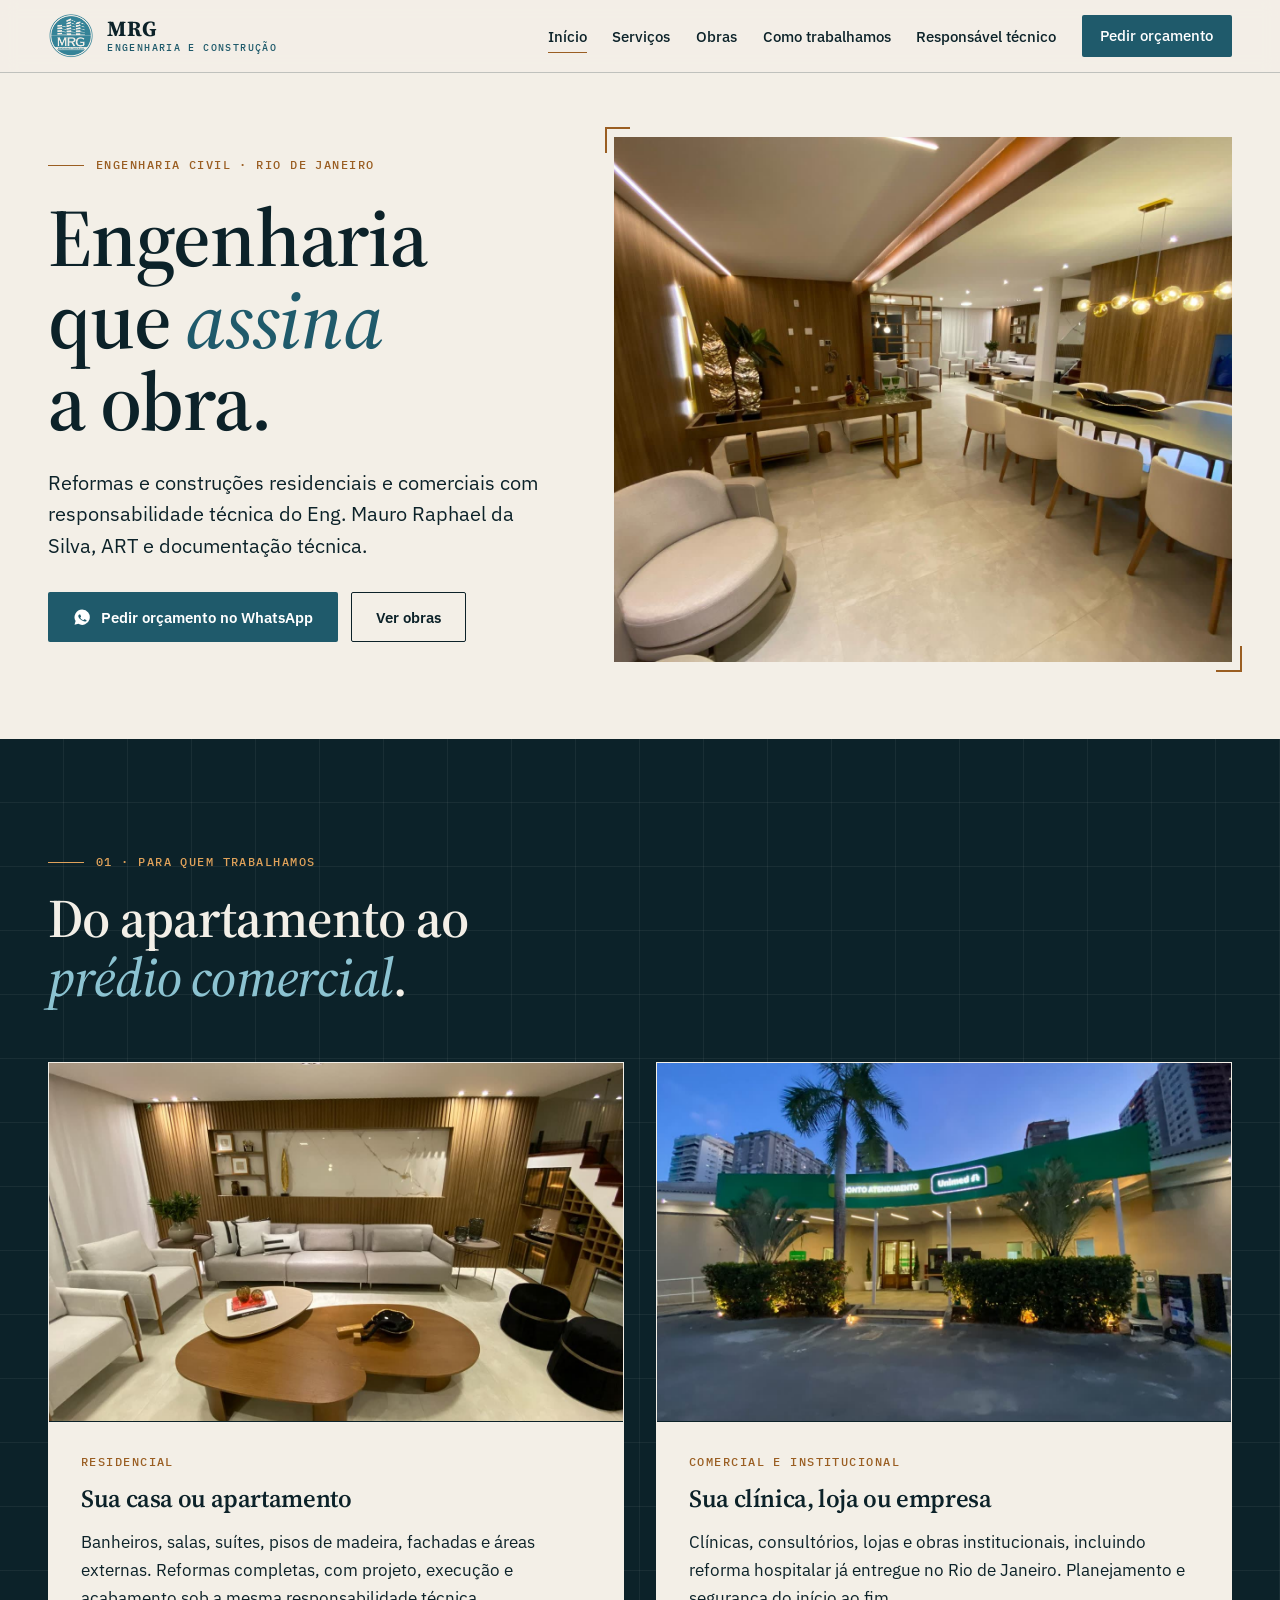
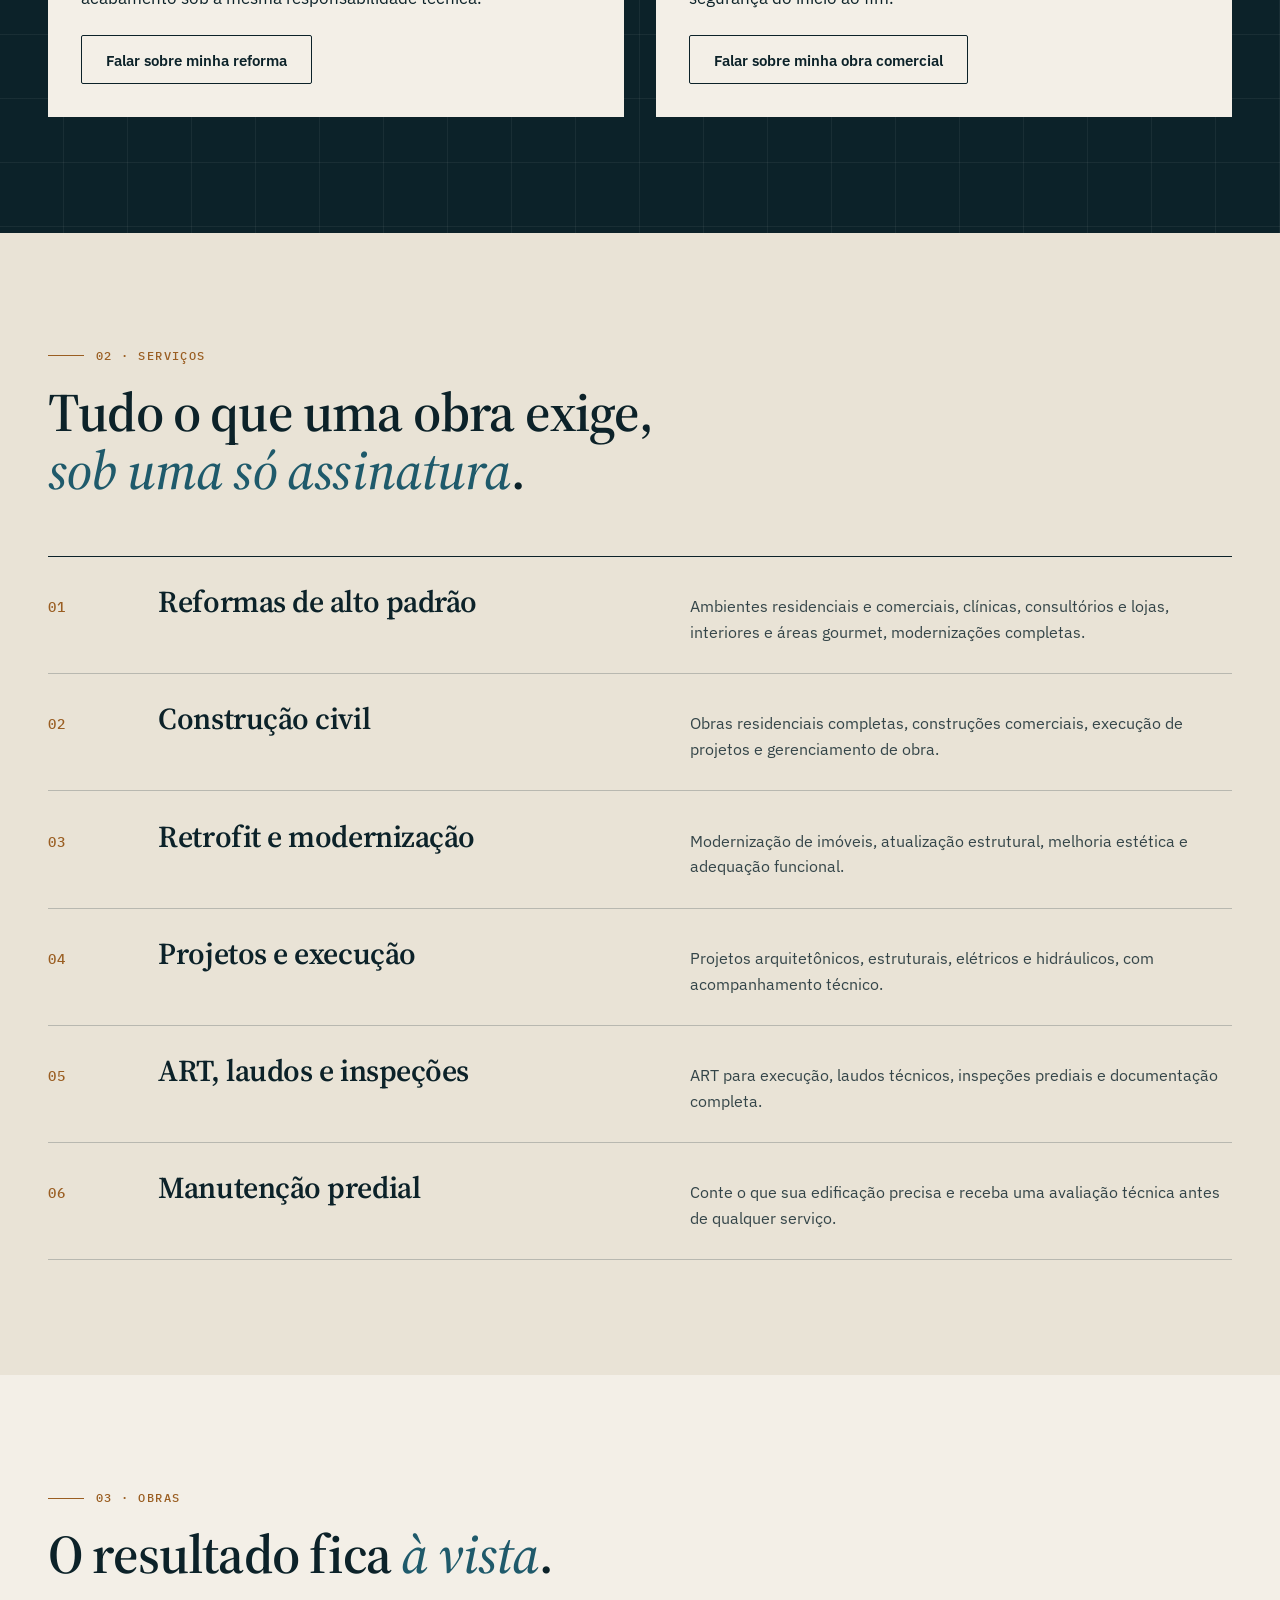
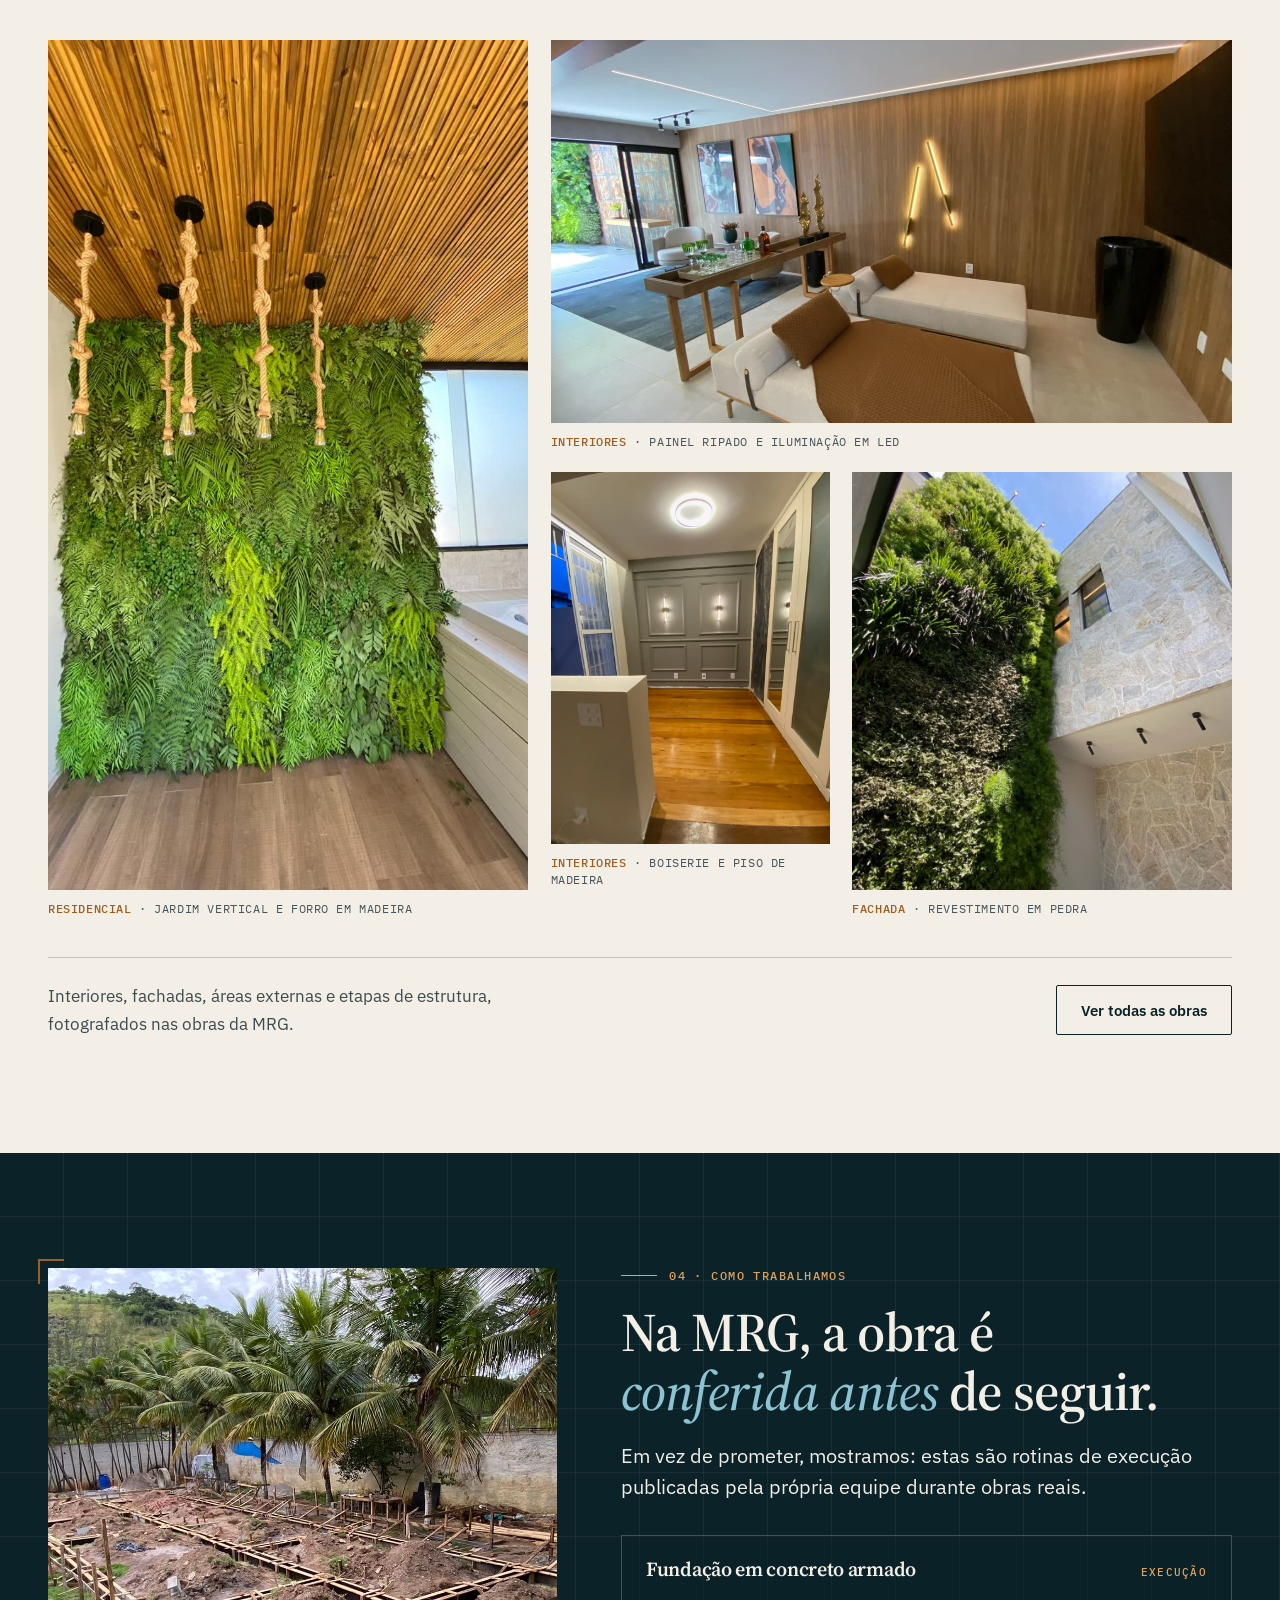
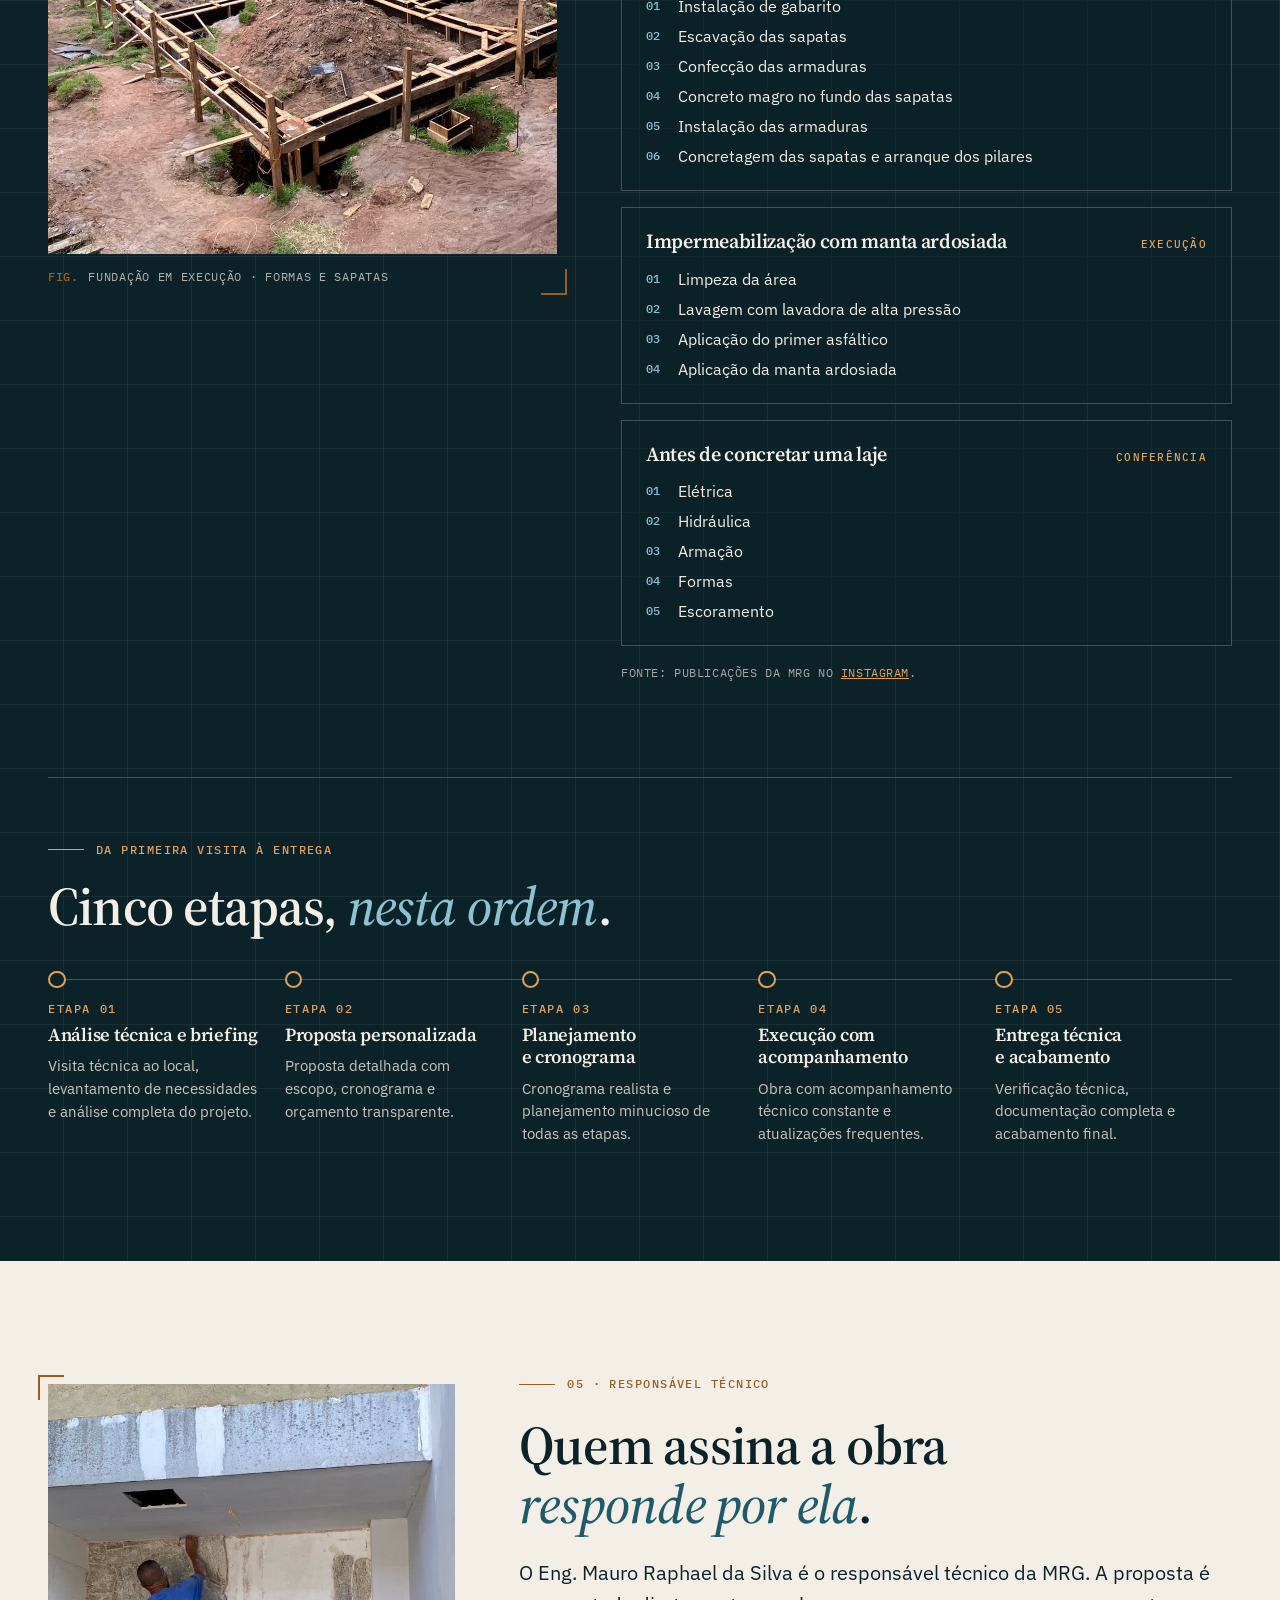
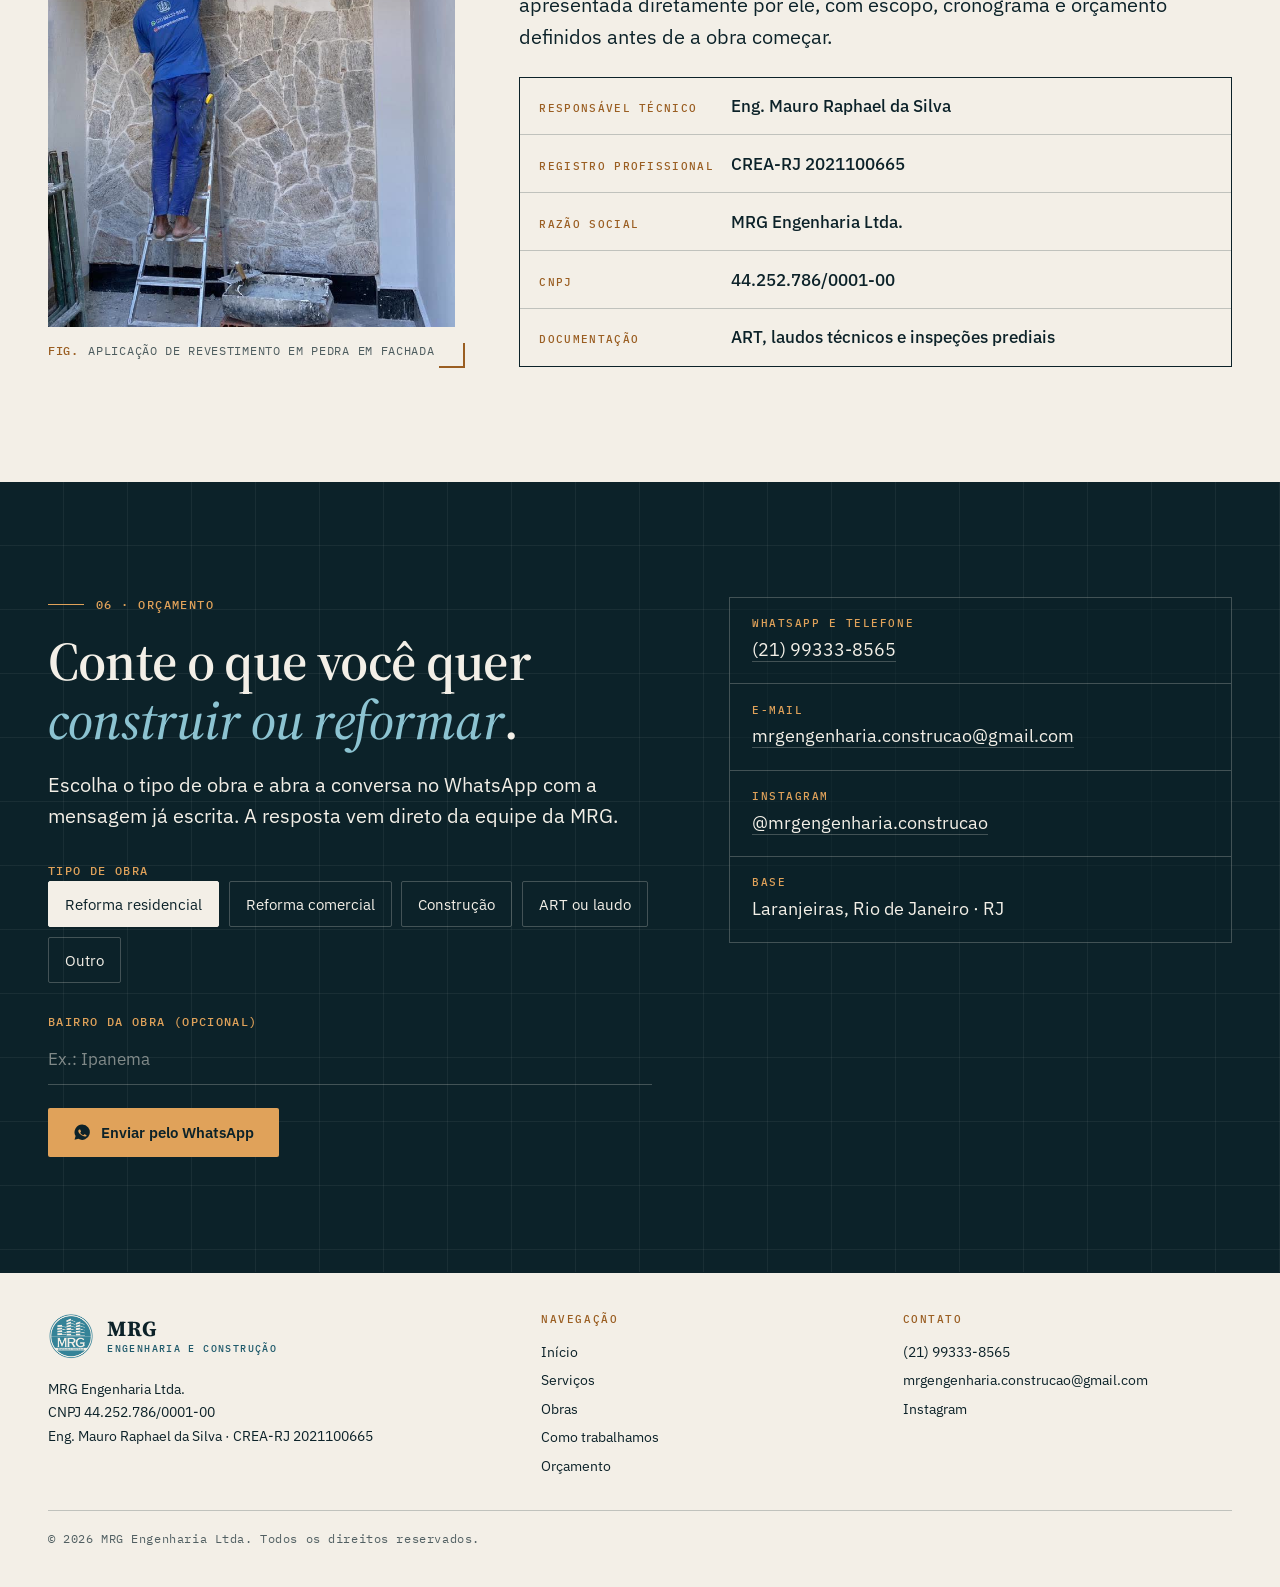
<file: index.html>
<!doctype html>
<html lang="pt-BR">
<head>
<meta charset="utf-8">
<meta name="viewport" content="width=device-width, initial-scale=1">
<title>MRG Engenharia e Construção | Reformas e obras no Rio de Janeiro</title>
<meta name="description" content="Reformas e construções residenciais e comerciais no Rio de Janeiro, com engenheiro responsável, ART e documentação técnica. Peça seu orçamento pelo WhatsApp.">
<link rel="canonical" href="https://engenhariamrg.com.br/">
<meta name="theme-color" content="#0c2229">
<meta property="og:type" content="website">
<meta property="og:locale" content="pt_BR">
<meta property="og:site_name" content="MRG Engenharia e Construção">
<meta property="og:title" content="MRG Engenharia e Construção | Engenharia que assina a obra">
<meta property="og:description" content="Reformas e construções no Rio de Janeiro com responsabilidade técnica do Eng. Mauro Raphael da Silva.">
<meta property="og:url" content="https://engenhariamrg.com.br/">
<meta property="og:image" content="https://engenhariamrg.com.br/assets/images/og-image.jpg">
<meta name="twitter:card" content="summary_large_image">
<link rel="icon" type="image/png" href="favicon.png">
<link rel="apple-touch-icon" href="apple-touch-icon.png">
<link rel="preconnect" href="https://fonts.googleapis.com">
<link rel="preconnect" href="https://fonts.gstatic.com" crossorigin>
<link rel="stylesheet" href="https://fonts.googleapis.com/css2?family=IBM+Plex+Mono:wght@400;500&family=IBM+Plex+Sans:wght@400;500;600&family=Source+Serif+4:ital,opsz,wght@0,8..60,500;0,8..60,600;0,8..60,700;1,8..60,500&display=swap">
<link rel="stylesheet" href="css/style.css">
<script type="application/ld+json">
{"@context":"https://schema.org","@type":"GeneralContractor","name":"MRG Engenharia e Construção","legalName":"MRG ENGENHARIA LTDA","url":"https://engenhariamrg.com.br/","image":"https://engenhariamrg.com.br/assets/images/og-image.jpg","telephone":"+55-21-99333-8565","email":"mrgengenharia.construcao@gmail.com","address":{"@type":"PostalAddress","addressLocality":"Rio de Janeiro","addressRegion":"RJ","addressCountry":"BR"},"areaServed":"Rio de Janeiro, RJ","sameAs":["https://www.instagram.com/mrgengenharia.construcao/"]}
</script>
</head>
<body>
<a class="skip" href="#conteudo">Ir para o conteúdo</a>

<header class="top">
  <div class="wrap top__in">
    <a class="brand" href="index.html" aria-label="MRG Engenharia e Construção — início">
      <img src="assets/images/logo-mrg.png" width="46" height="46" alt="">
      <span class="brand__t"><strong>MRG</strong><span>Engenharia e Construção</span></span>
    </a>
    <button class="nav-toggle" aria-expanded="false" aria-controls="menu" aria-label="Abrir menu"><span></span></button>
    <nav class="nav" id="menu" aria-label="Principal">
      <ul>
        <li><a href="index.html" aria-current="page">Início</a></li>
        <li><a href="#servicos">Serviços</a></li>
        <li><a href="obras.html">Obras</a></li>
        <li><a href="#na-obra">Como trabalhamos</a></li>
        <li><a href="#responsavel">Responsável técnico</a></li>
        <li><a class="btn btn--primary" href="#orcamento">Pedir orçamento</a></li>
      </ul>
    </nav>
  </div>
</header>

<main id="conteudo">

<section class="hero" aria-labelledby="t-hero">
  <div class="wrap">
    <div class="hero__grid">
      <div class="hero__copy">
        <p class="eyebrow">Engenharia civil · Rio de Janeiro</p>
        <h1 id="t-hero">Engenharia que <em>assina</em> a obra.</h1>
        <p class="lead">Reformas e construções residenciais e comerciais com responsabilidade técnica do Eng. Mauro Raphael da Silva, ART e documentação técnica.</p>
        <div class="hero__cta">
          <a class="btn btn--primary" href="https://wa.me/5521993338565?text=Ol%C3%A1%21%20Gostaria%20de%20solicitar%20um%20or%C3%A7amento%20para%20minha%20obra.">
            <svg viewBox="0 0 24 24" fill="currentColor" aria-hidden="true"><path d="M12 2a10 10 0 0 0-8.6 15.1L2 22l5-1.3A10 10 0 1 0 12 2Zm5.8 14.2c-.2.7-1.4 1.3-1.9 1.3-.5.1-1.1.1-1.8-.1a14 14 0 0 1-5.4-3.4 8 8 0 0 1-1.7-3c-.2-.7 0-1.6.4-2 .4-.5.9-.6 1.2-.6h.4c.2 0 .4 0 .6.5l.8 1.9c.1.2.1.4 0 .5l-.4.6-.3.4c-.1.2-.2.3 0 .6.5.9 1.2 1.6 2 2.1.8.5 1.4.7 1.7.8.3.1.4 0 .6-.2l.7-.9c.2-.2.4-.2.6-.1l1.8.9c.2.1.4.2.4.3.1.2.1.8-.1 1.4Z"/></svg>
            Pedir orçamento no WhatsApp
          </a>
          <a class="btn btn--line" href="obras.html">Ver obras</a>
        </div>
      </div>
      <figure class="hero__media frame">
        <img src="assets/images/sala-integrada-madeira.jpg" width="1600" height="1200" alt="Sala integrada reformada com painéis de madeira, iluminação em LED e mesa de jantar longa" fetchpriority="high">
      </figure>
    </div>
  </div>
</section>

<section class="sec on-dark" aria-labelledby="t-frentes">
  <div class="wrap">
    <div class="sec__head rv">
      <p class="eyebrow">01 · Para quem trabalhamos</p>
      <h2 id="t-frentes">Do apartamento ao <em>prédio comercial</em>.</h2>
    </div>
    <div class="doors">
      <article class="door rv">
        <img src="assets/images/sala-estar-painel-ripado.jpg" width="1300" height="975" alt="Sala de estar reformada com painel ripado em madeira, sofá claro e mesas de centro" loading="lazy">
        <div class="door__b">
          <p class="label">Residencial</p>
          <h3>Sua casa ou apartamento</h3>
          <p>Banheiros, salas, suítes, pisos de madeira, fachadas e áreas externas. Reformas completas, com projeto, execução e acabamento sob a mesma responsabilidade técnica.</p>
          <a class="btn btn--line" href="https://wa.me/5521993338565?text=Ol%C3%A1%21%20Gostaria%20de%20um%20or%C3%A7amento%20para%20reforma%20residencial.">Falar sobre minha reforma</a>
        </div>
      </article>
      <article class="door rv">
        <img src="assets/images/fachada-comercial-paisagismo.jpg" width="1300" height="975" alt="Fachada de edificação comercial reformada, com marquise iluminada e paisagismo ao entardecer" loading="lazy">
        <div class="door__b">
          <p class="label">Comercial e institucional</p>
          <h3>Sua clínica, loja ou empresa</h3>
          <p>Clínicas, consultórios, lojas e obras institucionais, incluindo reforma hospitalar já entregue no Rio de Janeiro. Planejamento e segurança do início ao fim.</p>
          <a class="btn btn--line" href="https://wa.me/5521993338565?text=Ol%C3%A1%21%20Gostaria%20de%20um%20or%C3%A7amento%20para%20uma%20obra%20comercial.">Falar sobre minha obra comercial</a>
        </div>
      </article>
    </div>
  </div>
</section>

<section class="sec sec--alt" id="servicos" aria-labelledby="t-serv">
  <div class="wrap">
    <div class="sec__head rv">
      <p class="eyebrow">02 · Serviços</p>
      <h2 id="t-serv">Tudo o que uma obra exige, <em>sob uma só assinatura</em>.</h2>
    </div>
    <ol class="svc">
      <li class="rv"><span class="n">01</span><h3>Reformas de alto padrão</h3><p>Ambientes residenciais e comerciais, clínicas, consultórios e lojas, interiores e áreas gourmet, modernizações completas.</p></li>
      <li class="rv"><span class="n">02</span><h3>Construção civil</h3><p>Obras residenciais completas, construções comerciais, execução de projetos e gerenciamento de obra.</p></li>
      <li class="rv"><span class="n">03</span><h3>Retrofit e modernização</h3><p>Modernização de imóveis, atualização estrutural, melhoria estética e adequação funcional.</p></li>
      <li class="rv"><span class="n">04</span><h3>Projetos e execução</h3><p>Projetos arquitetônicos, estruturais, elétricos e hidráulicos, com acompanhamento técnico.</p></li>
      <li class="rv"><span class="n">05</span><h3>ART, laudos e inspeções</h3><p>ART para execução, laudos técnicos, inspeções prediais e documentação completa.</p></li>
      <li class="rv"><span class="n">06</span><h3>Manutenção predial</h3><p>Conte o que sua edificação precisa e receba uma avaliação técnica antes de qualquer serviço.</p></li>
    </ol>
  </div>
</section>

<section class="sec" aria-labelledby="t-obras">
  <div class="wrap">
    <div class="sec__head rv">
      <p class="eyebrow">03 · Obras</p>
      <h2 id="t-obras">O resultado fica <em>à vista</em>.</h2>
    </div>
    <div class="mosaic">
      <figure class="tile t-a rv"><button type="button" data-lb data-full="assets/images/area-lazer-jardim-vertical.jpg" data-cap="Área com forro em madeira, jardim vertical e jacuzzi"><img src="assets/images/area-lazer-jardim-vertical.jpg" width="900" height="1200" alt="Parede de jardim vertical sob forro de madeira ripada, com luminárias em corda e jacuzzi" loading="lazy"></button><figcaption><b>Residencial</b> · jardim vertical e forro em madeira</figcaption></figure>
      <figure class="tile t-b rv"><button type="button" data-lb data-full="assets/images/sala-tv-ripado-led.jpg" data-cap="Sala com painel ripado e iluminação em LED"><img src="assets/images/sala-tv-ripado-led.jpg" width="1300" height="975" alt="Sala ampla com painel em madeira ripada, iluminação em LED e móveis claros" loading="lazy"></button><figcaption><b>Interiores</b> · painel ripado e iluminação em LED</figcaption></figure>
      <figure class="tile t-c rv"><button type="button" data-lb data-full="assets/images/hall-boiserie-piso-madeira.jpg" data-cap="Hall com boiserie e piso de madeira"><img src="assets/images/hall-boiserie-piso-madeira.jpg" width="900" height="1200" alt="Hall com paredes em boiserie cinza, arandelas e piso de madeira" loading="lazy"></button><figcaption><b>Interiores</b> · boiserie e piso de madeira</figcaption></figure>
      <figure class="tile t-d rv"><button type="button" data-lb data-full="assets/images/fachada-pedra-jardim-vertical.jpg" data-cap="Fachada em pedra com jardim vertical"><img src="assets/images/fachada-pedra-jardim-vertical.jpg" width="900" height="1200" alt="Fachada revestida em pedra natural ao lado de um jardim vertical" loading="lazy"></button><figcaption><b>Fachada</b> · revestimento em pedra</figcaption></figure>
    </div>
    <div class="more rv">
      <p>Interiores, fachadas, áreas externas e etapas de estrutura, fotografados nas obras da MRG.</p>
      <a class="btn btn--line" href="obras.html">Ver todas as obras</a>
    </div>
  </div>
</section>

<section class="sec on-dark" id="na-obra" aria-labelledby="t-obra">
  <div class="wrap">
    <div class="field">
      <figure class="frame rv">
        <img src="assets/images/fundacao-formas-sapatas.jpg" width="1500" height="1125" alt="Fundação em execução: formas de madeira e sapatas escavadas em terreno com palmeiras" loading="lazy">
        <figcaption class="cap">Fundação em execução · formas e sapatas</figcaption>
      </figure>
      <div class="rv">
        <p class="eyebrow">04 · Como trabalhamos</p>
        <h2 id="t-obra" style="margin-top:1.2rem">Na MRG, a obra é <em>conferida antes</em> de seguir.</h2>
        <p class="lead" style="margin-top:1.2rem">Em vez de prometer, mostramos: estas são rotinas de execução publicadas pela própria equipe durante obras reais.</p>
        <div class="sheets">
          <div class="sheet">
            <h3>Fundação em concreto armado <span>Execução</span></h3>
            <ol class="steps-l">
              <li>Instalação de gabarito</li><li>Escavação das sapatas</li><li>Confecção das armaduras</li><li>Concreto magro no fundo das sapatas</li><li>Instalação das armaduras</li><li>Concretagem das sapatas e arranque dos pilares</li>
            </ol>
          </div>
          <div class="sheet">
            <h3>Impermeabilização com manta ardosiada <span>Execução</span></h3>
            <ol class="steps-l">
              <li>Limpeza da área</li><li>Lavagem com lavadora de alta pressão</li><li>Aplicação do primer asfáltico</li><li>Aplicação da manta ardosiada</li>
            </ol>
          </div>
          <div class="sheet">
            <h3>Antes de concretar uma laje <span>Conferência</span></h3>
            <ol class="steps-l">
              <li>Elétrica</li><li>Hidráulica</li><li>Armação</li><li>Formas</li><li>Escoramento</li>
            </ol>
          </div>
        </div>
        <p class="src">Fonte: publicações da MRG no <a href="https://www.instagram.com/mrgengenharia.construcao/" target="_blank" rel="noopener">Instagram</a>.</p>
      </div>
    </div>

    <div class="proc">
      <p class="eyebrow">Da primeira visita à entrega</p>
      <h2 style="margin-top:1.2rem; max-width:18em">Cinco etapas, <em>nesta ordem</em>.</h2>
      <ol class="proc__row">
        <li class="rv"><span class="n">ETAPA 01</span><h3>Análise técnica e briefing</h3><p>Visita técnica ao local, levantamento de necessidades e análise completa do projeto.</p></li>
        <li class="rv"><span class="n">ETAPA 02</span><h3>Proposta personalizada</h3><p>Proposta detalhada com escopo, cronograma e orçamento transparente.</p></li>
        <li class="rv"><span class="n">ETAPA 03</span><h3>Planejamento e cronograma</h3><p>Cronograma realista e planejamento minucioso de todas as etapas.</p></li>
        <li class="rv"><span class="n">ETAPA 04</span><h3>Execução com acompanhamento</h3><p>Obra com acompanhamento técnico constante e atualizações frequentes.</p></li>
        <li class="rv"><span class="n">ETAPA 05</span><h3>Entrega técnica e acabamento</h3><p>Verificação técnica, documentação completa e acabamento final.</p></li>
      </ol>
    </div>
  </div>
</section>

<section class="sec" id="responsavel" aria-labelledby="t-resp">
  <div class="wrap">
    <div class="resp">
      <figure class="frame rv">
        <img src="assets/images/instalacao-pedra-fachada.jpg" width="720" height="1280" alt="Profissional da obra aplicando revestimento em pedra em uma fachada, em cima de uma escada" loading="lazy">
        <figcaption class="cap">Aplicação de revestimento em pedra em fachada</figcaption>
      </figure>
      <div class="resp__b rv">
        <p class="eyebrow">05 · Responsável técnico</p>
        <h2 id="t-resp">Quem assina a obra <em>responde por ela</em>.</h2>
        <p class="lead">O Eng. Mauro Raphael da Silva é o responsável técnico da MRG. A proposta é apresentada diretamente por ele, com escopo, cronograma e orçamento definidos antes de a obra começar.</p>
        <dl class="card-id">
          <div><dt>Responsável técnico</dt><dd>Eng. Mauro Raphael da Silva</dd></div>
          <div><dt>Registro profissional</dt><dd>CREA-RJ 2021100665</dd></div>
          <div><dt>Razão social</dt><dd>MRG Engenharia Ltda.</dd></div>
          <div><dt>CNPJ</dt><dd>44.252.786/0001-00</dd></div>
          <div><dt>Documentação</dt><dd>ART, laudos técnicos e inspeções prediais</dd></div>
        </dl>
      </div>
    </div>
  </div>
</section>

<section class="sec on-dark" id="orcamento" aria-labelledby="t-orc">
  <div class="wrap">
    <div class="contact">
      <div class="rv">
        <p class="eyebrow">06 · Orçamento</p>
        <h2 id="t-orc" style="margin-top:1.2rem">Conte o que você quer <em>construir ou reformar</em>.</h2>
        <p class="lead" style="margin-top:1.2rem">Escolha o tipo de obra e abra a conversa no WhatsApp com a mensagem já escrita. A resposta vem direto da equipe da MRG.</p>
        <form class="quote" id="quote" action="#" onsubmit="return false">
          <fieldset>
            <legend>Tipo de obra</legend>
            <div class="chips">
              <input type="radio" name="tipo" id="t1" value="reforma residencial" checked><label for="t1">Reforma residencial</label>
              <input type="radio" name="tipo" id="t2" value="reforma comercial"><label for="t2">Reforma comercial</label>
              <input type="radio" name="tipo" id="t3" value="construção"><label for="t3">Construção</label>
              <input type="radio" name="tipo" id="t4" value="ART ou laudo técnico"><label for="t4">ART ou laudo</label>
              <input type="radio" name="tipo" id="t5" value="outro serviço de engenharia"><label for="t5">Outro</label>
            </div>
          </fieldset>
          <div>
            <label class="l" for="bairro">Bairro da obra (opcional)</label>
            <input type="text" id="bairro" name="bairro" placeholder="Ex.: Ipanema" autocomplete="off">
          </div>
          <a class="btn btn--primary" id="quote-go" href="https://wa.me/5521993338565?text=Ol%C3%A1%21%20Gostaria%20de%20um%20or%C3%A7amento%20para%20reforma%20residencial.">
            <svg viewBox="0 0 24 24" fill="currentColor" aria-hidden="true"><path d="M12 2a10 10 0 0 0-8.6 15.1L2 22l5-1.3A10 10 0 1 0 12 2Zm5.8 14.2c-.2.7-1.4 1.3-1.9 1.3-.5.1-1.1.1-1.8-.1a14 14 0 0 1-5.4-3.4 8 8 0 0 1-1.7-3c-.2-.7 0-1.6.4-2 .4-.5.9-.6 1.2-.6h.4c.2 0 .4 0 .6.5l.8 1.9c.1.2.1.4 0 .5l-.4.6-.3.4c-.1.2-.2.3 0 .6.5.9 1.2 1.6 2 2.1.8.5 1.4.7 1.7.8.3.1.4 0 .6-.2l.7-.9c.2-.2.4-.2.6-.1l1.8.9c.2.1.4.2.4.3.1.2.1.8-.1 1.4Z"/></svg>
            Enviar pelo WhatsApp
          </a>
        </form>
      </div>
      <dl class="channels rv">
        <div><dt>WhatsApp e telefone</dt><dd><a href="https://wa.me/5521993338565">(21) 99333-8565</a></dd></div>
        <div><dt>E-mail</dt><dd><a href="mailto:mrgengenharia.construcao@gmail.com">mrgengenharia.construcao@gmail.com</a></dd></div>
        <div><dt>Instagram</dt><dd><a href="https://www.instagram.com/mrgengenharia.construcao/" target="_blank" rel="noopener">@mrgengenharia.construcao</a></dd></div>
        <div><dt>Base</dt><dd>Laranjeiras, Rio de Janeiro · RJ</dd></div>
      </dl>
    </div>
  </div>
</section>

</main>

<footer class="foot">
  <div class="wrap">
    <div class="foot__in">
      <div>
        <a class="brand" href="index.html" aria-label="MRG Engenharia e Construção — início">
          <img src="assets/images/logo-mrg.png" width="46" height="46" alt="" loading="lazy">
          <span class="brand__t"><strong>MRG</strong><span>Engenharia e Construção</span></span>
        </a>
        <p>MRG Engenharia Ltda.<br>CNPJ 44.252.786/0001-00<br>Eng. Mauro Raphael da Silva · CREA-RJ 2021100665</p>
      </div>
      <nav aria-label="Rodapé">
        <h2>Navegação</h2>
        <ul><li><a href="index.html">Início</a></li><li><a href="#servicos">Serviços</a></li><li><a href="obras.html">Obras</a></li><li><a href="#na-obra">Como trabalhamos</a></li><li><a href="#orcamento">Orçamento</a></li></ul>
      </nav>
      <div>
        <h2>Contato</h2>
        <ul><li><a href="https://wa.me/5521993338565">(21) 99333-8565</a></li><li><a href="mailto:mrgengenharia.construcao@gmail.com">mrgengenharia.construcao@gmail.com</a></li><li><a href="https://www.instagram.com/mrgengenharia.construcao/" target="_blank" rel="noopener">Instagram</a></li></ul>
      </div>
    </div>
    <small>© 2026 MRG Engenharia Ltda. Todos os direitos reservados.</small>
  </div>
</footer>

<div class="sticky-cta"><a class="btn" href="https://wa.me/5521993338565?text=Ol%C3%A1%21%20Vim%20pelo%20site%20e%20gostaria%20de%20solicitar%20um%20or%C3%A7amento.">Pedir orçamento no WhatsApp</a></div>
<dialog class="lb" id="lb" aria-label="Ampliação da foto"><div class="lb__in"><button class="x" type="button" aria-label="Fechar">×</button><img alt=""><p></p></div></dialog>
<script src="js/main.js" defer></script>
</body>
</html>
</file>
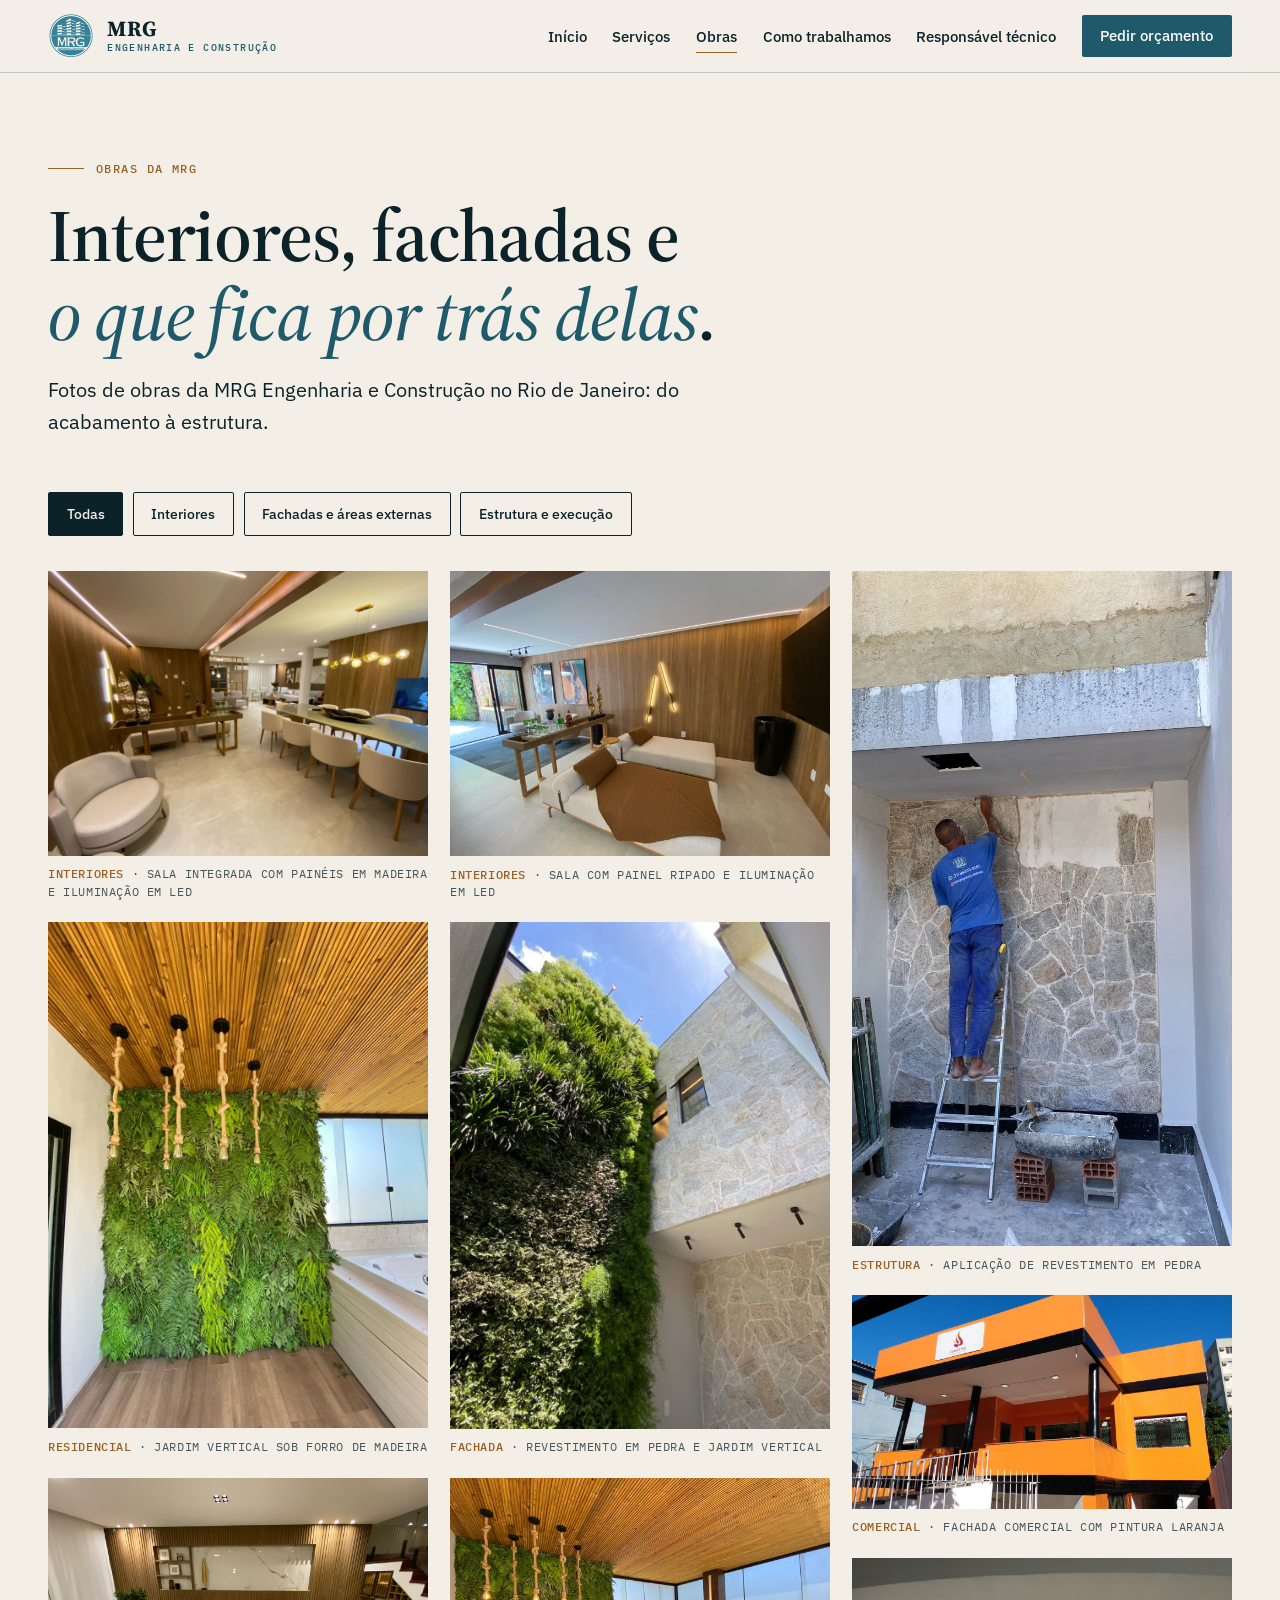
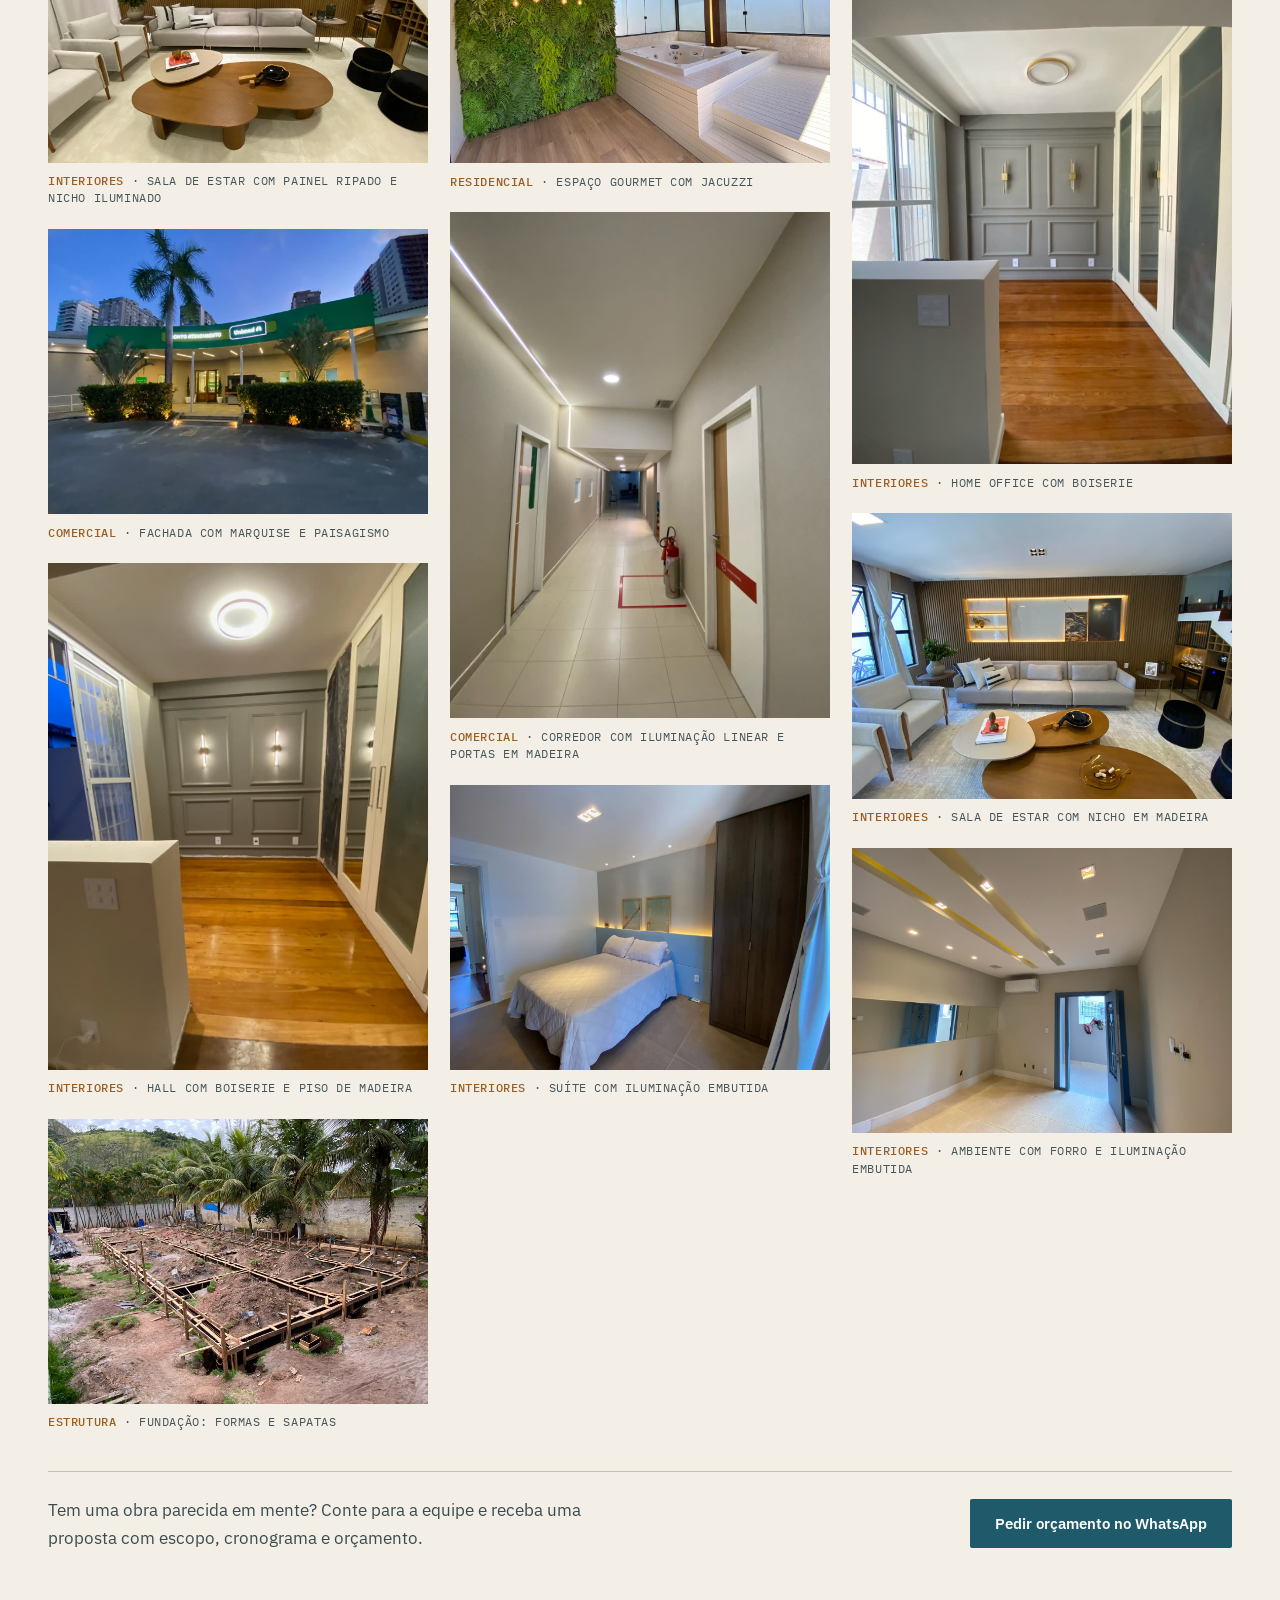
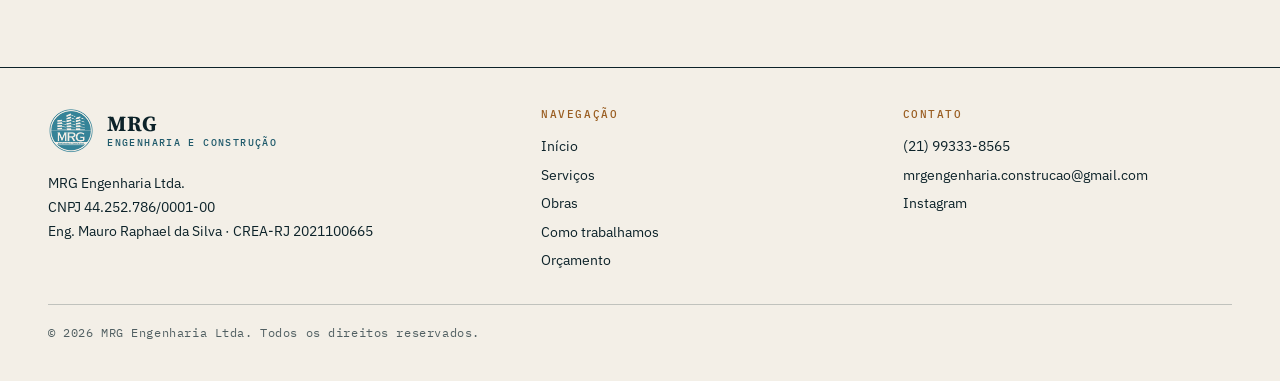
<file: obras.html>
<!doctype html>
<html lang="pt-BR">
<head>
<meta charset="utf-8">
<meta name="viewport" content="width=device-width, initial-scale=1">
<title>Obras | MRG Engenharia e Construção</title>
<meta name="description" content="Galeria de obras da MRG Engenharia e Construção: interiores, fachadas, áreas externas e etapas de estrutura de reformas e construções no Rio de Janeiro.">
<link rel="canonical" href="https://engenhariamrg.com.br/obras.html">
<meta name="theme-color" content="#0c2229">
<meta property="og:type" content="website">
<meta property="og:locale" content="pt_BR">
<meta property="og:site_name" content="MRG Engenharia e Construção">
<meta property="og:title" content="Obras | MRG Engenharia e Construção">
<meta property="og:description" content="Reformas e construções no Rio de Janeiro com responsabilidade técnica do Eng. Mauro Raphael da Silva.">
<meta property="og:url" content="https://engenhariamrg.com.br/obras.html">
<meta property="og:image" content="https://engenhariamrg.com.br/assets/images/og-image.jpg">
<meta name="twitter:card" content="summary_large_image">
<link rel="icon" type="image/png" href="favicon.png">
<link rel="apple-touch-icon" href="apple-touch-icon.png">
<link rel="preconnect" href="https://fonts.googleapis.com">
<link rel="preconnect" href="https://fonts.gstatic.com" crossorigin>
<link rel="stylesheet" href="https://fonts.googleapis.com/css2?family=IBM+Plex+Mono:wght@400;500&family=IBM+Plex+Sans:wght@400;500;600&family=Source+Serif+4:ital,opsz,wght@0,8..60,500;0,8..60,600;0,8..60,700;1,8..60,500&display=swap">
<link rel="stylesheet" href="css/style.css">
<script type="application/ld+json">
{"@context":"https://schema.org","@type":"GeneralContractor","name":"MRG Engenharia e Construção","legalName":"MRG ENGENHARIA LTDA","url":"https://engenhariamrg.com.br/","image":"https://engenhariamrg.com.br/assets/images/og-image.jpg","telephone":"+55-21-99333-8565","email":"mrgengenharia.construcao@gmail.com","address":{"@type":"PostalAddress","addressLocality":"Rio de Janeiro","addressRegion":"RJ","addressCountry":"BR"},"areaServed":"Rio de Janeiro, RJ","sameAs":["https://www.instagram.com/mrgengenharia.construcao/"]}
</script>
</head>
<body>
<a class="skip" href="#conteudo">Ir para o conteúdo</a>

<header class="top">
  <div class="wrap top__in">
    <a class="brand" href="index.html" aria-label="MRG Engenharia e Construção — início">
      <img src="assets/images/logo-mrg.png" width="46" height="46" alt="">
      <span class="brand__t"><strong>MRG</strong><span>Engenharia e Construção</span></span>
    </a>
    <button class="nav-toggle" aria-expanded="false" aria-controls="menu" aria-label="Abrir menu"><span></span></button>
    <nav class="nav" id="menu" aria-label="Principal">
      <ul>
        <li><a href="index.html">Início</a></li>
        <li><a href="index.html#servicos">Serviços</a></li>
        <li><a href="obras.html" aria-current="page">Obras</a></li>
        <li><a href="index.html#na-obra">Como trabalhamos</a></li>
        <li><a href="index.html#responsavel">Responsável técnico</a></li>
        <li><a class="btn btn--primary" href="index.html#orcamento">Pedir orçamento</a></li>
      </ul>
    </nav>
  </div>
</header>

<main id="conteudo">
<section class="page-head">
  <div class="wrap">
    <p class="eyebrow">Obras da MRG</p>
    <h1>Interiores, fachadas e <em>o que fica por trás delas</em>.</h1>
    <p class="lead">Fotos de obras da MRG Engenharia e Construção no Rio de Janeiro: do acabamento à estrutura.</p>
  </div>
</section>
<section class="sec" style="padding-top:1rem" aria-label="Galeria">
  <div class="wrap">
    <div class="filters" role="group" aria-label="Filtrar obras">
      <button type="button" data-f="all" aria-pressed="true">Todas</button>
      <button type="button" data-f="int" aria-pressed="false">Interiores</button>
      <button type="button" data-f="ext" aria-pressed="false">Fachadas e áreas externas</button>
      <button type="button" data-f="obra" aria-pressed="false">Estrutura e execução</button>
    </div>
    <div class="grid" id="grid">
      <figure class="tile" data-k="int"><button type="button" data-lb data-full="assets/images/sala-integrada-madeira.jpg" data-cap="Sala integrada com painéis em madeira e iluminação em LED"><img src="assets/images/sala-integrada-madeira.jpg" width="1600" height="1200" alt="Sala integrada com painéis de madeira, iluminação em LED e mesa de jantar longa" loading="lazy"></button><figcaption><b>Interiores</b> · Sala integrada com painéis em madeira e iluminação em LED</figcaption></figure>
      <figure class="tile" data-k="ext"><button type="button" data-lb data-full="assets/images/area-lazer-jardim-vertical.jpg" data-cap="Jardim vertical sob forro de madeira"><img src="assets/images/area-lazer-jardim-vertical.jpg" width="900" height="1200" alt="Parede de jardim vertical sob forro de madeira ripada, com luminárias em corda" loading="lazy"></button><figcaption><b>Residencial</b> · Jardim vertical sob forro de madeira</figcaption></figure>
      <figure class="tile" data-k="int"><button type="button" data-lb data-full="assets/images/sala-estar-painel-ripado.jpg" data-cap="Sala de estar com painel ripado e nicho iluminado"><img src="assets/images/sala-estar-painel-ripado.jpg" width="1300" height="975" alt="Sala de estar com painel ripado em madeira, sofá claro e mesas de centro" loading="lazy"></button><figcaption><b>Interiores</b> · Sala de estar com painel ripado e nicho iluminado</figcaption></figure>
      <figure class="tile" data-k="ext"><button type="button" data-lb data-full="assets/images/fachada-comercial-paisagismo.jpg" data-cap="Fachada com marquise e paisagismo"><img src="assets/images/fachada-comercial-paisagismo.jpg" width="1300" height="975" alt="Fachada comercial com marquise iluminada e paisagismo ao entardecer" loading="lazy"></button><figcaption><b>Comercial</b> · Fachada com marquise e paisagismo</figcaption></figure>
      <figure class="tile" data-k="int"><button type="button" data-lb data-full="assets/images/hall-boiserie-piso-madeira.jpg" data-cap="Hall com boiserie e piso de madeira"><img src="assets/images/hall-boiserie-piso-madeira.jpg" width="900" height="1200" alt="Hall com paredes em boiserie cinza, arandelas e piso de madeira" loading="lazy"></button><figcaption><b>Interiores</b> · Hall com boiserie e piso de madeira</figcaption></figure>
      <figure class="tile" data-k="obra"><button type="button" data-lb data-full="assets/images/fundacao-formas-sapatas.jpg" data-cap="Fundação: formas e sapatas"><img src="assets/images/fundacao-formas-sapatas.jpg" width="1500" height="1125" alt="Fundação em execução, com formas de madeira e sapatas escavadas" loading="lazy"></button><figcaption><b>Estrutura</b> · Fundação: formas e sapatas</figcaption></figure>
      <figure class="tile" data-k="int"><button type="button" data-lb data-full="assets/images/sala-tv-ripado-led.jpg" data-cap="Sala com painel ripado e iluminação em LED"><img src="assets/images/sala-tv-ripado-led.jpg" width="1300" height="975" alt="Sala ampla com painel em madeira ripada, iluminação em LED e móveis claros" loading="lazy"></button><figcaption><b>Interiores</b> · Sala com painel ripado e iluminação em LED</figcaption></figure>
      <figure class="tile" data-k="ext"><button type="button" data-lb data-full="assets/images/fachada-pedra-jardim-vertical.jpg" data-cap="Revestimento em pedra e jardim vertical"><img src="assets/images/fachada-pedra-jardim-vertical.jpg" width="900" height="1200" alt="Fachada com revestimento em pedra natural ao lado de jardim vertical" loading="lazy"></button><figcaption><b>Fachada</b> · Revestimento em pedra e jardim vertical</figcaption></figure>
      <figure class="tile" data-k="ext"><button type="button" data-lb data-full="assets/images/espaco-gourmet-jacuzzi.jpg" data-cap="Espaço gourmet com jacuzzi"><img src="assets/images/espaco-gourmet-jacuzzi.jpg" width="1300" height="975" alt="Espaço gourmet com jacuzzi, jardim vertical e teto em madeira" loading="lazy"></button><figcaption><b>Residencial</b> · Espaço gourmet com jacuzzi</figcaption></figure>
      <figure class="tile" data-k="int"><button type="button" data-lb data-full="assets/images/corredor-reforma-comercial.jpg" data-cap="Corredor com iluminação linear e portas em madeira"><img src="assets/images/corredor-reforma-comercial.jpg" width="900" height="1200" alt="Corredor de edificação comercial reformada, com iluminação linear embutida e portas em madeira" loading="lazy"></button><figcaption><b>Comercial</b> · Corredor com iluminação linear e portas em madeira</figcaption></figure>
      <figure class="tile" data-k="int"><button type="button" data-lb data-full="assets/images/suite-iluminacao-embutida.jpg" data-cap="Suíte com iluminação embutida"><img src="assets/images/suite-iluminacao-embutida.jpg" width="1300" height="975" alt="Suíte com cama, painel azul com iluminação embutida e armário em madeira escura" loading="lazy"></button><figcaption><b>Interiores</b> · Suíte com iluminação embutida</figcaption></figure>
      <figure class="tile" data-k="obra"><button type="button" data-lb data-full="assets/images/instalacao-pedra-fachada.jpg" data-cap="Aplicação de revestimento em pedra"><img src="assets/images/instalacao-pedra-fachada.jpg" width="720" height="1280" alt="Profissional aplicando revestimento em pedra em uma fachada" loading="lazy"></button><figcaption><b>Estrutura</b> · Aplicação de revestimento em pedra</figcaption></figure>
      <figure class="tile" data-k="ext"><button type="button" data-lb data-full="assets/images/fachada-comercial-laranja.jpg" data-cap="Fachada comercial com pintura laranja"><img src="assets/images/fachada-comercial-laranja.jpg" width="1280" height="720" alt="Fachada de edificação comercial com pintura laranja e comunicação visual" loading="lazy"></button><figcaption><b>Comercial</b> · Fachada comercial com pintura laranja</figcaption></figure>
      <figure class="tile" data-k="int"><button type="button" data-lb data-full="assets/images/home-office-boiserie.jpg" data-cap="Home office com boiserie"><img src="assets/images/home-office-boiserie.jpg" width="900" height="1200" alt="Ambiente com boiserie cinza, janelas e piso de madeira" loading="lazy"></button><figcaption><b>Interiores</b> · Home office com boiserie</figcaption></figure>
      <figure class="tile" data-k="int"><button type="button" data-lb data-full="assets/images/sala-estar-mesas-centro.jpg" data-cap="Sala de estar com nicho em madeira"><img src="assets/images/sala-estar-mesas-centro.jpg" width="1300" height="975" alt="Sala de estar com nichos iluminados, sofá claro e mesas de centro redondas" loading="lazy"></button><figcaption><b>Interiores</b> · Sala de estar com nicho em madeira</figcaption></figure>
      <figure class="tile" data-k="int"><button type="button" data-lb data-full="assets/images/sala-comercial-iluminacao.jpg" data-cap="Ambiente com forro e iluminação embutida"><img src="assets/images/sala-comercial-iluminacao.jpg" width="1300" height="975" alt="Ambiente com forro em gesso, frisos dourados e iluminação embutida" loading="lazy"></button><figcaption><b>Interiores</b> · Ambiente com forro e iluminação embutida</figcaption></figure>
    </div>
    <div class="more">
      <p>Tem uma obra parecida em mente? Conte para a equipe e receba uma proposta com escopo, cronograma e orçamento.</p>
      <a class="btn btn--primary" href="https://wa.me/5521993338565?text=Ol%C3%A1%21%20Vi%20as%20obras%20no%20site%20e%20gostaria%20de%20solicitar%20um%20or%C3%A7amento.">Pedir orçamento no WhatsApp</a>
    </div>
  </div>
</section>
</main>

<footer class="foot">
  <div class="wrap">
    <div class="foot__in">
      <div>
        <a class="brand" href="index.html" aria-label="MRG Engenharia e Construção — início">
          <img src="assets/images/logo-mrg.png" width="46" height="46" alt="" loading="lazy">
          <span class="brand__t"><strong>MRG</strong><span>Engenharia e Construção</span></span>
        </a>
        <p>MRG Engenharia Ltda.<br>CNPJ 44.252.786/0001-00<br>Eng. Mauro Raphael da Silva · CREA-RJ 2021100665</p>
      </div>
      <nav aria-label="Rodapé">
        <h2>Navegação</h2>
        <ul><li><a href="index.html">Início</a></li><li><a href="index.html#servicos">Serviços</a></li><li><a href="obras.html">Obras</a></li><li><a href="index.html#na-obra">Como trabalhamos</a></li><li><a href="index.html#orcamento">Orçamento</a></li></ul>
      </nav>
      <div>
        <h2>Contato</h2>
        <ul><li><a href="https://wa.me/5521993338565">(21) 99333-8565</a></li><li><a href="mailto:mrgengenharia.construcao@gmail.com">mrgengenharia.construcao@gmail.com</a></li><li><a href="https://www.instagram.com/mrgengenharia.construcao/" target="_blank" rel="noopener">Instagram</a></li></ul>
      </div>
    </div>
    <small>© 2026 MRG Engenharia Ltda. Todos os direitos reservados.</small>
  </div>
</footer>

<div class="sticky-cta"><a class="btn" href="https://wa.me/5521993338565?text=Ol%C3%A1%21%20Vim%20pelo%20site%20e%20gostaria%20de%20solicitar%20um%20or%C3%A7amento.">Pedir orçamento no WhatsApp</a></div>
<dialog class="lb" id="lb" aria-label="Ampliação da foto"><div class="lb__in"><button class="x" type="button" aria-label="Fechar">×</button><img alt=""><p></p></div></dialog>
<script src="js/main.js" defer></script>
</body>
</html>
</file>
<file: css/style.css>
/* MRG Engenharia e Construção — folha de estilo única */
:root {
  --ink: #0c2229;
  --ink-2: #12313a;
  --teal: #38859a;
  --teal-deep: #1f5a6b;
  --teal-light: #8cc3d1;
  --paper: #f3efe7;
  --paper-2: #e9e3d6;
  --line: rgba(12, 34, 41, .22);
  --line-light: rgba(243, 239, 231, .24);
  --copper: #9a5e22;
  --copper-light: #e0a25a;
  --serif: "Source Serif 4", "Iowan Old Style", Georgia, serif;
  --sans: "IBM Plex Sans", system-ui, -apple-system, "Segoe UI", sans-serif;
  --mono: "IBM Plex Mono", ui-monospace, Menlo, monospace;
  --gutter: clamp(1.1rem, 4vw, 3rem);
  --max: 1280px;
}

*, *::before, *::after { box-sizing: border-box; }
html { scroll-behavior: smooth; scroll-padding-top: 5.5rem; -webkit-text-size-adjust: 100%; }
body {
  margin: 0; background: var(--paper); color: var(--ink);
  font: 400 1.0625rem/1.65 var(--sans); overflow-x: hidden;
}
img { display: block; max-width: 100%; height: auto; }
a { color: inherit; }
h1, h2, h3, p, ul, ol, dl, dd, figure { margin: 0; }
ul, ol { padding: 0; list-style: none; }
:focus-visible { outline: 3px solid var(--copper-light); outline-offset: 3px; }
.skip { position: absolute; left: -999px; top: 0; background: var(--ink); color: var(--paper); padding: .7rem 1rem; z-index: 100; }
.skip:focus { left: 0; }
.wrap { width: 100%; max-width: var(--max); margin-inline: auto; padding-inline: var(--gutter); }

/* tipografia */
.eyebrow, .label { font: 500 .75rem/1.3 var(--mono); letter-spacing: .12em; text-transform: uppercase; }
.eyebrow { color: var(--copper); display: flex; align-items: center; gap: .75rem; }
.eyebrow::before { content: ""; width: 2.25rem; height: 1px; background: currentColor; }
.on-dark .eyebrow { color: var(--copper-light); }
h1, h2, h3 { font-family: var(--serif); font-weight: 600; line-height: 1.08; letter-spacing: -.015em; text-wrap: balance; }
h2 { font-size: clamp(2rem, 4.4vw, 3.4rem); }
h3 { font-size: clamp(1.25rem, 2vw, 1.55rem); line-height: 1.2; }
h1 em, h2 em { font-style: italic; font-weight: 500; color: var(--teal-deep); }
.on-dark h1 em, .on-dark h2 em { color: var(--teal-light); }
.lead { font-size: clamp(1.1rem, 1.6vw, 1.3rem); line-height: 1.55; max-width: 34em; }

/* botões */
.btn {
  display: inline-flex; align-items: center; justify-content: center; gap: .6rem;
  min-height: 3.1rem; padding: .8rem 1.5rem; border: 1.5px solid transparent; border-radius: 2px;
  font: 600 .95rem/1.2 var(--sans); text-decoration: none; cursor: pointer;
  transition: background-color .2s, color .2s, border-color .2s, transform .2s;
}
.btn svg { width: 1.15rem; height: 1.15rem; flex: none; }
.btn--primary { background: var(--teal-deep); color: #fff; }
.btn--primary:hover { background: var(--ink); }
.btn--line { border-color: var(--ink); color: var(--ink); }
.btn--line:hover { background: var(--ink); color: var(--paper); }
.on-dark .btn--primary { background: var(--copper-light); color: var(--ink); }
.on-dark .btn--primary:hover { background: #f0b872; }
.on-dark .btn--line { border-color: var(--paper); color: var(--paper); }
.on-dark .btn--line:hover { background: var(--paper); color: var(--ink); }

/* topo */
.top { position: sticky; top: 0; z-index: 50; background: rgba(243, 239, 231, .94); backdrop-filter: blur(8px); border-bottom: 1px solid var(--line); }
.top__in { display: flex; align-items: center; justify-content: space-between; gap: 1rem; min-height: 4.5rem; }
.brand { display: flex; align-items: center; gap: .8rem; text-decoration: none; }
.brand img { width: 2.9rem; height: 2.9rem; border-radius: 50%; }
.brand__t { display: grid; line-height: 1.1; }
.brand__t strong { font: 700 1.35rem/1 var(--serif); letter-spacing: .02em; }
.brand__t span { font: 500 .62rem/1.2 var(--mono); letter-spacing: .14em; text-transform: uppercase; color: var(--teal-deep); margin-top: .2rem; }
.nav ul { display: flex; align-items: center; gap: clamp(1rem, 2vw, 1.8rem); }
.nav a { white-space: nowrap; font-size: .92rem; font-weight: 500; text-decoration: none; padding: .4rem 0; border-bottom: 1.5px solid transparent; }
.nav a:hover, .nav a[aria-current="page"] { border-color: var(--copper); }
.nav .btn { padding: .55rem 1.1rem; min-height: 2.6rem; color: #fff; border-bottom: 1.5px solid transparent; }
.nav-toggle { display: none; background: none; border: 1.5px solid var(--ink); border-radius: 2px; width: 3rem; height: 3rem; padding: 0; cursor: pointer; align-items: center; justify-content: center; }
.nav-toggle span, .nav-toggle span::before, .nav-toggle span::after { display: block; width: 1.3rem; height: 2px; background: var(--ink); position: relative; transition: transform .2s, background-color .2s; }
.nav-toggle span::before, .nav-toggle span::after { content: ""; position: absolute; left: 0; }
.nav-toggle span::before { top: -6px; } .nav-toggle span::after { top: 6px; }
.nav-toggle[aria-expanded="true"] span { background: transparent; }
.nav-toggle[aria-expanded="true"] span::before { transform: translateY(6px) rotate(45deg); }
.nav-toggle[aria-expanded="true"] span::after { transform: translateY(-6px) rotate(-45deg); }

/* hero */
.hero { padding-block: clamp(2rem, 5vw, 4rem) clamp(3rem, 6vw, 5rem); }
.hero__grid { display: grid; grid-template-columns: minmax(0, 5fr) minmax(0, 6fr); gap: clamp(1.5rem, 4vw, 4rem); align-items: center; }
.hero__copy { display: grid; gap: 1.5rem; align-content: center; }
.hero h1 { font-size: clamp(2.8rem, 6.4vw, 5.4rem); line-height: 1; }
.hero__cta { display: flex; flex-wrap: wrap; gap: .8rem; margin-top: .4rem; }
.frame { position: relative; margin: 0; }
.frame::before, .frame::after { content: ""; position: absolute; width: 1.6rem; height: 1.6rem; border: 0 solid var(--copper); pointer-events: none; z-index: 2; }
.frame::before { top: -.6rem; left: -.6rem; border-width: 2px 0 0 2px; }
.frame::after { bottom: -.6rem; right: -.6rem; border-width: 0 2px 2px 0; }
.frame img { width: 100%; object-fit: cover; }
.hero__media img { aspect-ratio: 4 / 3.4; }
.cap { margin-top: .9rem; font: 400 .72rem/1.5 var(--mono); letter-spacing: .06em; text-transform: uppercase; color: rgba(12, 34, 41, .72); display: flex; gap: .6rem; }
.cap::before { content: "FIG."; color: var(--copper); font-weight: 500; }
.stamp { margin-top: clamp(2rem, 5vw, 3.5rem); display: grid; grid-template-columns: repeat(4, 1fr); border: 1.5px solid var(--ink); background: var(--paper); }
.stamp div { padding: .9rem 1.1rem; border-left: 1px solid var(--line); display: grid; gap: .25rem; align-content: start; }
.stamp div:first-child { border-left: 0; }
.stamp dt { font: 500 .66rem/1.2 var(--mono); letter-spacing: .14em; text-transform: uppercase; color: var(--copper); }
.stamp dd { font: 500 .95rem/1.35 var(--sans); }

/* seções */
.sec { padding-block: clamp(4rem, 9vw, 7.5rem); }
.sec__head { display: grid; gap: 1.2rem; margin-bottom: clamp(2rem, 5vw, 3.5rem); max-width: 46rem; }
.on-dark { background: var(--ink); color: var(--paper); background-image: linear-gradient(var(--line-light) 1px, transparent 1px), linear-gradient(90deg, var(--line-light) 1px, transparent 1px); background-size: 64px 64px; background-position: -1px -1px; }
.on-dark { --grid: rgba(243, 239, 231, .06); background-image: linear-gradient(var(--grid) 1px, transparent 1px), linear-gradient(90deg, var(--grid) 1px, transparent 1px); }
.sec--alt { background: var(--paper-2); }

/* duas frentes */
.doors { display: grid; grid-template-columns: 1fr 1fr; gap: clamp(1rem, 3vw, 2rem); }
.door { position: relative; display: grid; grid-template-rows: auto 1fr; background: var(--paper); border: 1.5px solid var(--ink); }
.door img { aspect-ratio: 16 / 10; object-fit: cover; width: 100%; border-bottom: 1.5px solid var(--ink); }
.door__b { padding: clamp(1.3rem, 3vw, 2rem); display: grid; gap: .9rem; align-content: start; }
.door__b p { max-width: 30em; }
.door .btn { justify-self: start; margin-top: .5rem; }
.door .label { color: var(--copper); }
.on-dark .door { color: var(--ink); border-color: var(--paper); }
.on-dark .door img { border-color: var(--ink); }
.on-dark .door .btn--line { border-color: var(--ink); color: var(--ink); }
.on-dark .door .btn--line:hover { background: var(--ink); color: var(--paper); }

/* serviços */
.svc { border-top: 1.5px solid var(--ink); }
.svc li { display: grid; grid-template-columns: 4.5rem minmax(0, 1fr) minmax(0, 1.1fr); gap: 1rem clamp(1rem, 3vw, 3rem); padding: 1.7rem 0; border-bottom: 1px solid var(--line); align-items: baseline; transition: background-color .25s, padding .25s; }
.svc li:hover { background: rgba(255, 255, 255, .45); padding-inline: .8rem; }
.svc .n { font: 500 .85rem/1 var(--mono); color: var(--copper); letter-spacing: .1em; }
.svc h3 { font-size: clamp(1.4rem, 2.4vw, 1.9rem); }
.svc p { color: rgba(12, 34, 41, .82); font-size: .98rem; }
.svc__split { display: grid; grid-template-columns: 1fr; }

/* obras */
.mosaic { display: grid; grid-template-columns: repeat(12, 1fr); gap: clamp(.8rem, 2vw, 1.4rem); }
.tile { margin: 0; display: grid; gap: .6rem; align-content: start; }
.tile button { all: unset; display: block; cursor: zoom-in; position: relative; overflow: hidden; }
.tile button:focus-visible { outline: 3px solid var(--copper-light); outline-offset: 3px; }
.tile img { width: 100%; height: 100%; object-fit: cover; transition: transform .6s cubic-bezier(.2, .7, .2, 1); }
.tile button:hover img { transform: scale(1.04); }
.tile figcaption { font: 400 .74rem/1.45 var(--mono); letter-spacing: .05em; text-transform: uppercase; color: rgba(12, 34, 41, .75); }
.tile figcaption b { color: var(--copper); font-weight: 500; }
.t-a { grid-column: 1 / span 5; grid-row: span 2; grid-template-rows: 1fr auto; } .t-a button { height: 100%; min-height: 26rem; }
.t-b { grid-column: 6 / span 7; } .t-b button { aspect-ratio: 16 / 9; }
.t-c { grid-column: 6 / span 3; } .t-c button { aspect-ratio: 3 / 4; }
.t-d { grid-column: 9 / span 4; } .t-d button { aspect-ratio: 4 / 4.4; }
.more { margin-top: 2.5rem; display: flex; justify-content: space-between; align-items: center; gap: 1rem; flex-wrap: wrap; border-top: 1px solid var(--line); padding-top: 1.5rem; }
.more p { max-width: 32em; color: rgba(12, 34, 41, .8); }

/* na obra */
.field { display: grid; grid-template-columns: minmax(0, 5fr) minmax(0, 6fr); gap: clamp(1.5rem, 5vw, 4.5rem); align-items: start; }
.field .frame img { aspect-ratio: 4 / 4.6; }
.field .cap { color: rgba(243, 239, 231, .7); }
.sheets { display: grid; gap: 1rem; margin-top: 2rem; }
.sheet { border: 1px solid var(--line-light); padding: 1.3rem 1.5rem 1.4rem; background: rgba(12, 34, 41, .55); }
.sheet h3 { font-size: 1.25rem; margin-bottom: .9rem; display: flex; justify-content: space-between; gap: 1rem; align-items: baseline; }
.sheet h3 span { font: 500 .66rem/1 var(--mono); letter-spacing: .12em; color: var(--copper-light); text-transform: uppercase; white-space: nowrap; }
.steps-l { counter-reset: s; display: grid; gap: .45rem; }
.steps-l li { counter-increment: s; display: grid; grid-template-columns: 2rem 1fr; font-size: .97rem; line-height: 1.45; }
.steps-l li::before { content: counter(s, decimal-leading-zero); font: 500 .75rem/1.9 var(--mono); color: var(--teal-light); }
.src { margin-top: 1.1rem; font: 400 .72rem/1.5 var(--mono); letter-spacing: .05em; color: rgba(243, 239, 231, .65); text-transform: uppercase; }
.src a { color: var(--copper-light); }

.proc { margin-top: clamp(3.5rem, 8vw, 6rem); padding-top: clamp(2.5rem, 5vw, 4rem); border-top: 1px solid var(--line-light); }
.proc__row { display: grid; grid-template-columns: repeat(5, 1fr); counter-reset: p; margin-top: 2.2rem; position: relative; }
.proc__row::before { content: ""; position: absolute; left: 0; right: 0; top: .55rem; height: 1px; background: var(--line-light); }
.proc__row li { position: relative; padding: 2rem 1.3rem 0 0; display: grid; gap: .6rem; align-content: start; }
.proc__row li::before { content: ""; position: absolute; top: 0; left: 0; width: 1.1rem; height: 1.1rem; background: var(--ink); border: 2px solid var(--copper-light); border-radius: 50%; }
.proc__row .n { font: 500 .72rem/1 var(--mono); color: var(--copper-light); letter-spacing: .14em; }
.proc__row h3 { font-size: 1.15rem; }
.proc__row p { font-size: .92rem; line-height: 1.55; color: rgba(243, 239, 231, .8); }

/* responsável */
.resp { display: grid; grid-template-columns: minmax(0, 4fr) minmax(0, 7fr); gap: clamp(1.5rem, 5vw, 5rem); align-items: center; }
.resp .frame img { aspect-ratio: 3 / 4; }
.resp__b { display: grid; gap: 1.5rem; }
.card-id { border: 1.5px solid var(--ink); background: var(--paper); display: grid; }
.card-id div { display: grid; grid-template-columns: 11rem 1fr; gap: 1rem; padding: .9rem 1.2rem; border-top: 1px solid var(--line); align-items: baseline; }
.card-id div:first-child { border-top: 0; }
.card-id dt { font: 500 .68rem/1.2 var(--mono); letter-spacing: .12em; text-transform: uppercase; color: var(--copper); }
.card-id dd { font-weight: 500; }

/* contato */
.contact { display: grid; grid-template-columns: minmax(0, 6fr) minmax(0, 5fr); gap: clamp(2rem, 6vw, 5rem); align-items: start; }
.quote { display: grid; gap: 1.4rem; margin-top: 2rem; }
.quote fieldset { border: 0; padding: 0; margin: 0; display: grid; gap: .8rem; }
.quote legend, .quote label.l { font: 500 .72rem/1.2 var(--mono); letter-spacing: .12em; text-transform: uppercase; color: var(--copper-light); padding: 0; margin-bottom: .2rem; }
.chips { display: flex; flex-wrap: wrap; gap: .6rem; }
.chips input { position: absolute; opacity: 0; pointer-events: none; }
.chips label { border: 1.5px solid var(--line-light); padding: .6rem 1rem; border-radius: 2px; cursor: pointer; font-size: .95rem; transition: .2s; min-height: 2.75rem; display: inline-flex; align-items: center; }
.chips label:hover { border-color: var(--paper); }
.chips input:checked + label { background: var(--paper); color: var(--ink); border-color: var(--paper); }
.chips input:focus-visible + label { outline: 3px solid var(--copper-light); outline-offset: 3px; }
.quote input[type="text"] { background: transparent; border: 0; border-bottom: 1.5px solid var(--line-light); color: var(--paper); font: inherit; padding: .7rem 0; border-radius: 0; width: 100%; }
.quote input[type="text"]::placeholder { color: rgba(243, 239, 231, .5); }
.quote input[type="text"]:focus { outline: none; border-color: var(--copper-light); }
.quote .btn { justify-self: start; }
.channels { display: grid; gap: 0; border: 1px solid var(--line-light); background: rgba(12, 34, 41, .55); }
.channels div { padding: 1.2rem 1.4rem; border-top: 1px solid var(--line-light); display: grid; gap: .3rem; }
.channels div:first-child { border-top: 0; }
.channels dt { font: 500 .68rem/1.2 var(--mono); letter-spacing: .14em; text-transform: uppercase; color: var(--copper-light); }
.channels dd { font-size: 1.1rem; overflow-wrap: anywhere; }
.channels a { text-decoration: none; border-bottom: 1px solid var(--line-light); }
.channels a:hover { border-color: var(--copper-light); }

/* rodapé */
.foot { background: var(--paper); border-top: 1.5px solid var(--ink); padding-block: 2.5rem 2.5rem; font-size: .9rem; }
.foot__in { display: grid; grid-template-columns: 1.4fr 1fr 1fr; gap: 2rem; }
.foot h2 { font: 500 .7rem/1.2 var(--mono); letter-spacing: .14em; text-transform: uppercase; color: var(--copper); margin-bottom: .8rem; }
.foot li + li { margin-top: .3rem; }
.foot a { text-decoration: none; border-bottom: 1px solid transparent; }
.foot a:hover { border-color: var(--copper); }
.foot .brand { margin-bottom: 1rem; }
.foot small { display: block; margin-top: 2rem; padding-top: 1.2rem; border-top: 1px solid var(--line); font: 400 .72rem/1.5 var(--mono); letter-spacing: .05em; color: rgba(12, 34, 41, .7); }

/* barra mobile */
.sticky-cta { display: none; }

/* página de obras */
.page-head { padding-block: clamp(3rem, 7vw, 5.5rem) clamp(1.5rem, 3vw, 2.5rem); }
.page-head h1 { font-size: clamp(2.5rem, 6vw, 4.6rem); max-width: 14em; margin-block: 1.2rem; }
.filters { display: flex; flex-wrap: wrap; gap: .6rem; margin-bottom: 2.2rem; }
.filters button { font: 500 .9rem/1 var(--sans); background: none; color: var(--ink); border: 1.5px solid var(--ink); padding: .7rem 1.1rem; min-height: 2.75rem; border-radius: 2px; cursor: pointer; }
.filters button[aria-pressed="true"] { background: var(--ink); color: var(--paper); }
.grid { columns: 3 18rem; column-gap: clamp(.8rem, 2vw, 1.4rem); }
.grid .tile { break-inside: avoid; margin-bottom: clamp(.8rem, 2vw, 1.4rem); }
.grid .tile button { aspect-ratio: auto; }
.grid .tile[hidden] { display: none; }

dialog.lb { border: 0; padding: 0; background: transparent; max-width: 100vw; max-height: 100vh; width: 100%; height: 100%; }
dialog.lb::backdrop { background: rgba(8, 20, 24, .94); }
.lb__in { position: relative; width: 100%; height: 100%; display: grid; grid-template-rows: 1fr auto; padding: 1rem var(--gutter) 1rem; gap: .8rem; }
.lb img { margin: auto; max-height: calc(100vh - 7.5rem); width: auto; object-fit: contain; }
.lb figcaption { color: var(--paper); font: 400 .8rem/1.5 var(--mono); letter-spacing: .05em; text-align: center; text-transform: uppercase; }
.lb button { position: absolute; width: 3rem; height: 3rem; border: 1.5px solid var(--paper); background: rgba(12, 34, 41, .8); color: var(--paper); border-radius: 2px; cursor: pointer; font-size: 1.3rem; line-height: 1; }
.lb .x { top: 1rem; right: var(--gutter); } .lb .p { left: var(--gutter); top: 50%; } .lb .nx { right: var(--gutter); top: 50%; }

/* animação de entrada */
.rv { opacity: 0; transform: translateY(18px); transition: opacity .7s ease, transform .7s ease; }
.rv.in { opacity: 1; transform: none; }
@media (prefers-reduced-motion: reduce) {
  html { scroll-behavior: auto; }
  .rv { opacity: 1; transform: none; transition: none; }
  * { transition-duration: .01ms !important; }
}

/* responsivo */
@media (max-width: 1020px) {
  .proc__row { grid-template-columns: 1fr; gap: 0; }
  .proc__row::before { left: .55rem; right: auto; top: 0; bottom: 0; width: 1px; height: auto; }
  .proc__row li { padding: 0 0 1.8rem 2.4rem; }
  .svc li { grid-template-columns: 3rem 1fr; }
  .svc li p { grid-column: 2; }
  .stamp { grid-template-columns: 1fr 1fr; }
  .stamp div:nth-child(3) { border-left: 0; }
  .stamp div:nth-child(n+3) { border-top: 1px solid var(--line); }
}
@media (max-width: 980px) {
  .nav-toggle { display: inline-flex; }
  .nav { position: absolute; left: 0; right: 0; top: 100%; background: var(--paper); border-bottom: 1.5px solid var(--ink); padding: 1rem var(--gutter) 1.5rem; display: none; }
  .nav.open { display: block; }
  .nav ul { flex-direction: column; align-items: stretch; gap: 0; }
  .nav li { border-top: 1px solid var(--line); }
  .nav a { display: block; padding: 1rem 0; font-size: 1.05rem; border: 0; }
  .nav li:last-child { border: 0; padding-top: 1rem; }
  .nav .btn { width: 100%; }
  .hero__grid, .field, .resp, .contact, .doors { grid-template-columns: 1fr; }
  .hero__media { order: -1; }
  .hero__media img { aspect-ratio: 4 / 3; }
  .field .frame img { aspect-ratio: 4 / 3.4; }
  .resp .frame { max-width: 22rem; }
  .foot__in { grid-template-columns: 1fr; }
  .card-id div { grid-template-columns: 1fr; gap: .2rem; }
  .t-a, .t-b, .t-c, .t-d { grid-column: span 12; }
  .mosaic { grid-template-columns: repeat(2, 1fr); }
  .t-a { grid-column: span 2; } .t-b { grid-column: span 2; }
  .t-c, .t-d { grid-column: span 1; }
  .t-a { grid-row: auto; } .t-a button { aspect-ratio: 4 / 4.4; height: auto; min-height: 0; } .t-b button { aspect-ratio: 16 / 11; }
  .t-c button, .t-d button { aspect-ratio: 3 / 4; }
  .sticky-cta { display: block; position: fixed; left: 0; right: 0; bottom: 0; z-index: 40; padding: .6rem var(--gutter) calc(.6rem + env(safe-area-inset-bottom)); background: var(--ink); border-top: 1px solid var(--line-light); }
  .sticky-cta .btn { width: 100%; background: var(--copper-light); color: var(--ink); }
  body { padding-bottom: 4.6rem; }
}
@media (max-width: 480px) {
  .stamp { grid-template-columns: 1fr; }
  .stamp div { border-left: 0; border-top: 1px solid var(--line); }
  .stamp div:first-child { border-top: 0; }
  .brand__t span { display: none; }
  .hero__cta .btn { width: 100%; }
  .sheet h3 { flex-direction: column; gap: .3rem; }
}
</file>
